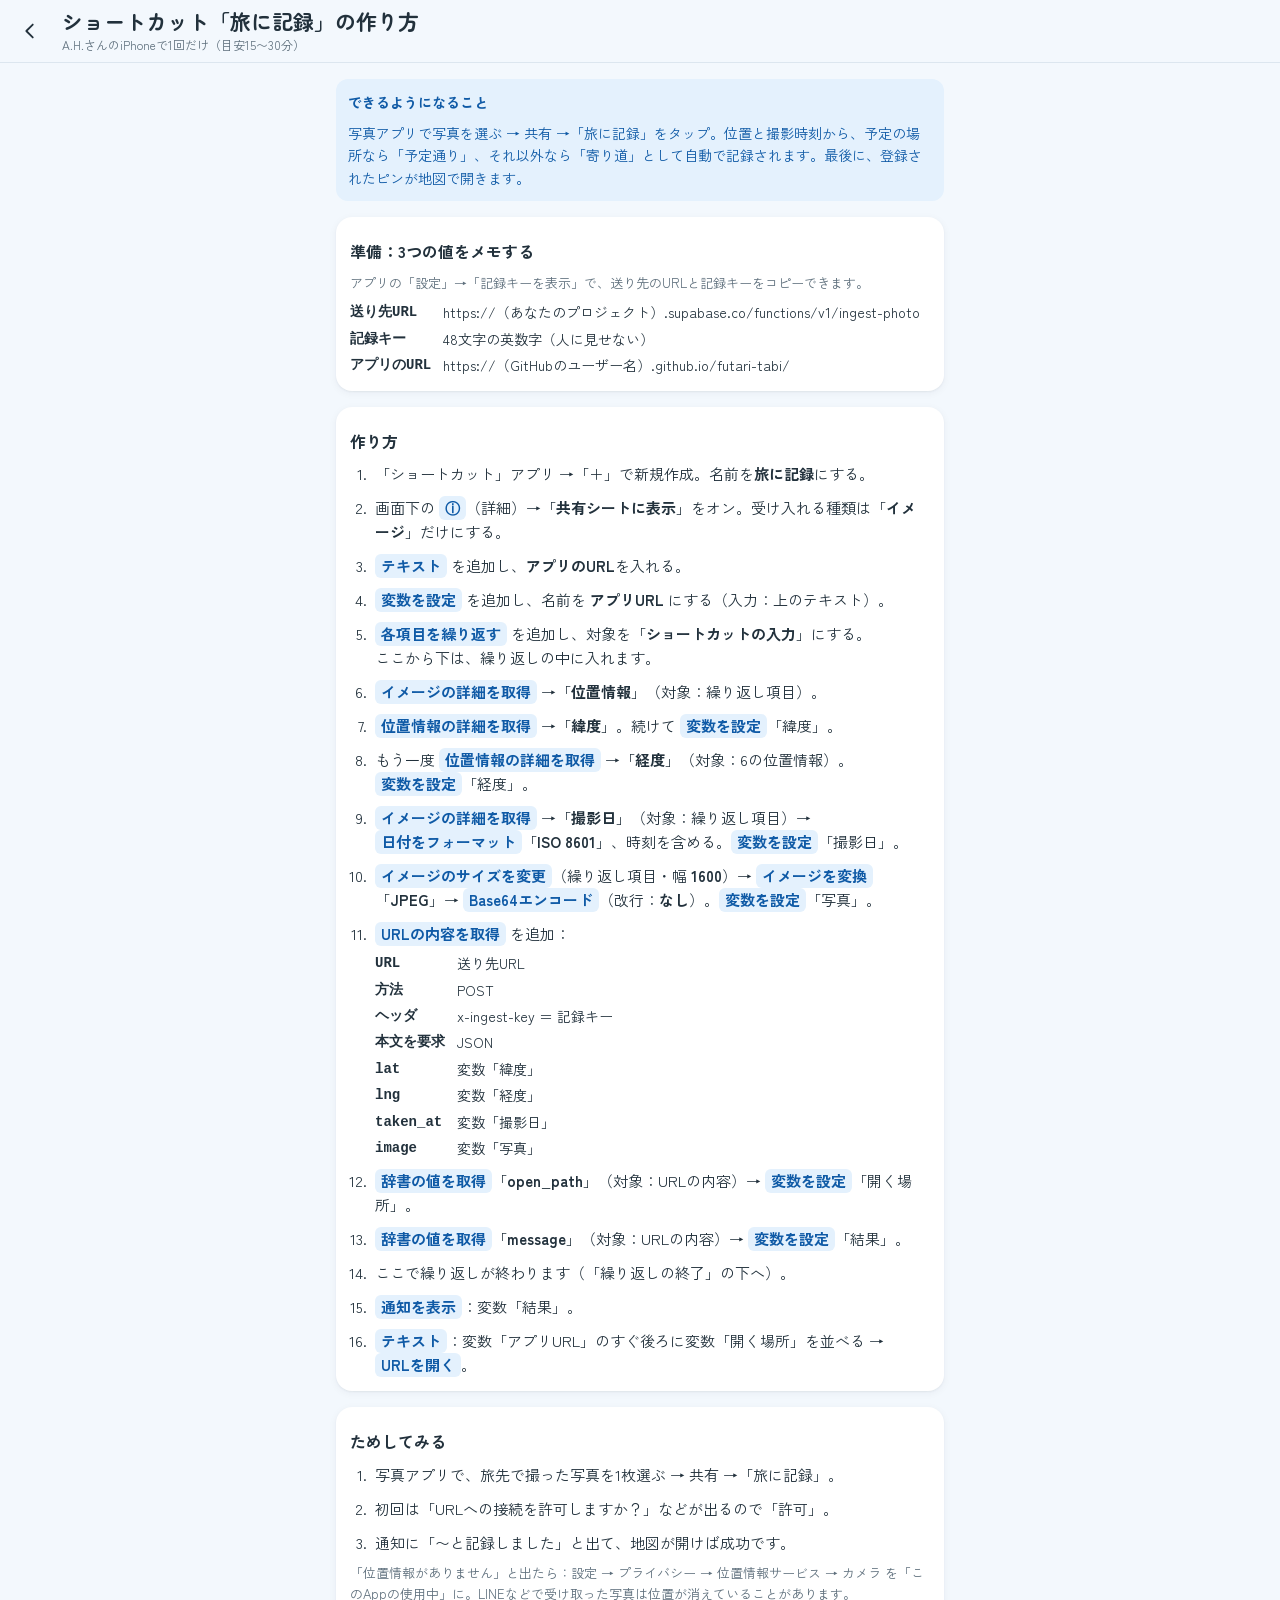
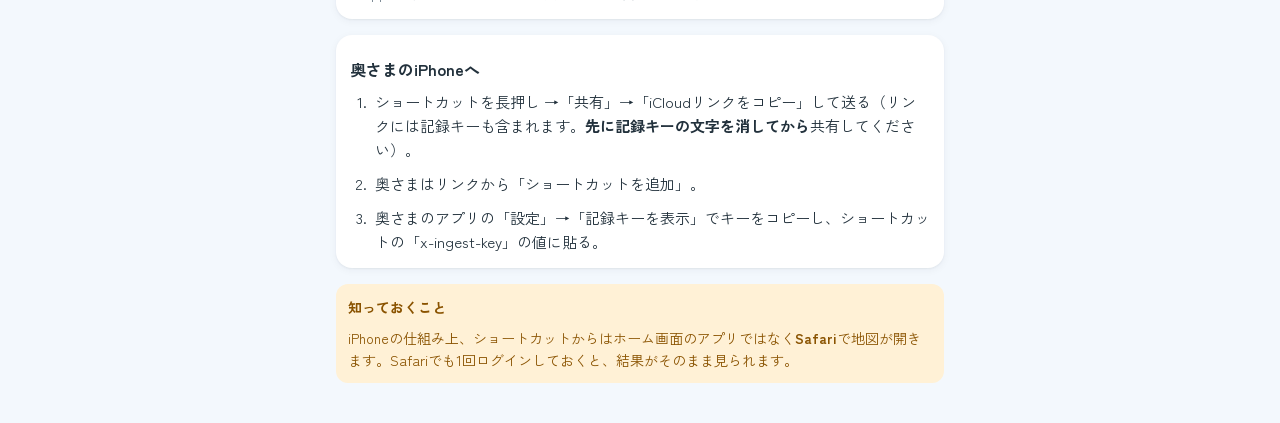
<file: docs/shortcut.html>
<!doctype html>
<html lang="ja">
<head>
<meta charset="utf-8">
<meta name="viewport" content="width=device-width, initial-scale=1, viewport-fit=cover">
<title>ショートカットの作り方</title>
<link rel="stylesheet" href="https://fonts.googleapis.com/css2?family=Zen+Maru+Gothic:wght@700&family=Zen+Kaku+Gothic+New:wght@400;700&display=swap">
<link rel="stylesheet" href="../css/app.css">
<style>
  ol.steps { margin: 0; padding-left: 1.4em; display: flex; flex-direction: column; gap: 10px; }
  ol.steps li { padding-left: 4px; }
  .act { display: inline-block; font-weight: 700; background: var(--teal-soft); color: var(--teal-soft-ink); border-radius: 6px; padding: 0 6px; }
  .kv { display: grid; grid-template-columns: auto minmax(0, 1fr); gap: 4px 12px; font-size: 14px; }
  .kv span:nth-child(odd) { font-family: ui-monospace, Menlo, monospace; font-weight: 700; }
  h2 { margin-top: 8px; }
</style>
</head>
<body>
<header class="bar"><a class="icon-btn" href="../#/settings" aria-label="戻る"><svg width="22" height="22" viewBox="0 0 24 24" fill="none" stroke="currentColor" stroke-width="2" stroke-linecap="round" stroke-linejoin="round" aria-hidden="true"><path d="M15 5l-7 7 7 7"/></svg></a>
  <div class="bar-title"><h1>ショートカット「旅に記録」の作り方</h1><span class="sub">A.H.さんのiPhoneで1回だけ（目安15〜30分）</span></div></header>
<main class="page stack-lg">
  <section class="notice stack">
    <b>できるようになること</b>
    <span>写真アプリで写真を選ぶ → 共有 →「旅に記録」をタップ。位置と撮影時刻から、予定の場所なら「予定通り」、それ以外なら「寄り道」として自動で記録されます。最後に、登録されたピンが地図で開きます。</span>
  </section>

  <section class="card stack">
    <h2>準備：3つの値をメモする</h2>
    <p class="hint">アプリの「設定」→「記録キーを表示」で、送り先のURLと記録キーをコピーできます。</p>
    <div class="kv">
      <span>送り先URL</span><span>https://（あなたのプロジェクト）.supabase.co/functions/v1/ingest-photo</span>
      <span>記録キー</span><span>48文字の英数字（人に見せない）</span>
      <span>アプリのURL</span><span>https://（GitHubのユーザー名）.github.io/futari-tabi/</span>
    </div>
  </section>

  <section class="card stack">
    <h2>作り方</h2>
    <ol class="steps">
      <li>「ショートカット」アプリ →「＋」で新規作成。名前を<b>旅に記録</b>にする。</li>
      <li>画面下の <span class="act">ⓘ</span>（詳細）→「<b>共有シートに表示</b>」をオン。受け入れる種類は「<b>イメージ</b>」だけにする。</li>
      <li><span class="act">テキスト</span> を追加し、<b>アプリのURL</b>を入れる。</li>
      <li><span class="act">変数を設定</span> を追加し、名前を <b>アプリURL</b> にする（入力：上のテキスト）。</li>
      <li><span class="act">各項目を繰り返す</span> を追加し、対象を「<b>ショートカットの入力</b>」にする。<br>ここから下は、繰り返しの中に入れます。</li>
      <li><span class="act">イメージの詳細を取得</span> →「<b>位置情報</b>」（対象：繰り返し項目）。</li>
      <li><span class="act">位置情報の詳細を取得</span> →「<b>緯度</b>」。続けて <span class="act">変数を設定</span>「緯度」。</li>
      <li>もう一度 <span class="act">位置情報の詳細を取得</span> →「<b>経度</b>」（対象：6の位置情報）。<span class="act">変数を設定</span>「経度」。</li>
      <li><span class="act">イメージの詳細を取得</span> →「<b>撮影日</b>」（対象：繰り返し項目）→ <span class="act">日付をフォーマット</span>「<b>ISO 8601</b>」、時刻を含める。<span class="act">変数を設定</span>「撮影日」。</li>
      <li><span class="act">イメージのサイズを変更</span>（繰り返し項目・幅 <b>1600</b>）→ <span class="act">イメージを変換</span>「<b>JPEG</b>」→ <span class="act">Base64エンコード</span>（改行：<b>なし</b>）。<span class="act">変数を設定</span>「写真」。</li>
      <li><span class="act">URLの内容を取得</span> を追加：
        <div class="kv" style="margin-top:6px">
          <span>URL</span><span>送り先URL</span>
          <span>方法</span><span>POST</span>
          <span>ヘッダ</span><span>x-ingest-key ＝ 記録キー</span>
          <span>本文を要求</span><span>JSON</span>
          <span>lat</span><span>変数「緯度」</span>
          <span>lng</span><span>変数「経度」</span>
          <span>taken_at</span><span>変数「撮影日」</span>
          <span>image</span><span>変数「写真」</span>
        </div></li>
      <li><span class="act">辞書の値を取得</span>「<b>open_path</b>」（対象：URLの内容）→ <span class="act">変数を設定</span>「開く場所」。</li>
      <li><span class="act">辞書の値を取得</span>「<b>message</b>」（対象：URLの内容）→ <span class="act">変数を設定</span>「結果」。</li>
      <li>ここで繰り返しが終わります（「繰り返しの終了」の下へ）。</li>
      <li><span class="act">通知を表示</span>：変数「結果」。</li>
      <li><span class="act">テキスト</span>：変数「アプリURL」のすぐ後ろに変数「開く場所」を並べる → <span class="act">URLを開く</span>。</li>
    </ol>
  </section>

  <section class="card stack">
    <h2>ためしてみる</h2>
    <ol class="steps">
      <li>写真アプリで、旅先で撮った写真を1枚選ぶ → 共有 →「旅に記録」。</li>
      <li>初回は「URLへの接続を許可しますか？」などが出るので「許可」。</li>
      <li>通知に「〜と記録しました」と出て、地図が開けば成功です。</li>
    </ol>
    <p class="hint">「位置情報がありません」と出たら：設定 → プライバシー → 位置情報サービス → カメラ を「このAppの使用中」に。LINEなどで受け取った写真は位置が消えていることがあります。</p>
  </section>

  <section class="card stack">
    <h2>奥さまのiPhoneへ</h2>
    <ol class="steps">
      <li>ショートカットを長押し →「共有」→「iCloudリンクをコピー」して送る（リンクには記録キーも含まれます。<b>先に記録キーの文字を消してから</b>共有してください）。</li>
      <li>奥さまはリンクから「ショートカットを追加」。</li>
      <li>奥さまのアプリの「設定」→「記録キーを表示」でキーをコピーし、ショートカットの「x-ingest-key」の値に貼る。</li>
    </ol>
  </section>

  <section class="notice warn stack">
    <b>知っておくこと</b>
    <span>iPhoneの仕組み上、ショートカットからはホーム画面のアプリではなく<b>Safari</b>で地図が開きます。Safariでも1回ログインしておくと、結果がそのまま見られます。</span>
  </section>
</main>
</body>
</html>
</file>
<file: css/app.css>
/* ふたりの旅：見た目
   地図＝国土地理院・OSMの正確な地図を、紙の旅ノートのような色に染める（地図案A） */
:root {
  /* 配色：晴れの海（明るい空色＋白、アクセントに夕日のオレンジ） */
  --paper: #F3F8FD; --card: #FFFFFF; --ink: #22313C; --muted: #5F707D; --line: #DCE6EF;
  --teal: #1C7ED6; --teal-ink: #FFFFFF; --teal-soft: #E4F1FD; --teal-soft-ink: #0F5AA6;
  --sun: #FFB938; --sun-soft: #FFF4DC; --coral: #FF7A59;
  --visit: #2F80ED; --detour: #FF8A3D; --missed: #98A2AC; --want: #13A386;
  --route-visit: #2F80ED; --route-missed: #98A2AC; --route-want: #13A386;
  --warn-bg: #FFF1D6; --warn-ink: #8A5300; --danger: #D63B2A; --danger-soft: #FDE7E3;
  --tile-filter: saturate(1.1) brightness(1.03);
  --display: 'Zen Maru Gothic', 'Hiragino Maru Gothic ProN', 'Hiragino Sans', sans-serif;
  --body: 'Zen Kaku Gothic New', 'Hiragino Sans', 'Noto Sans JP', sans-serif;
  --radius: 16px;
  --shadow: 0 1px 2px rgba(34,49,60,.06), 0 2px 8px rgba(34,49,60,.05);
}
/* 旅のアプリなので、iPhoneがダークモードでも明るい色のまま表示する */
:root { color-scheme: light; }
* { box-sizing: border-box; }
[hidden] { display: none !important; }
html, body { margin: 0; background: var(--paper); color: var(--ink); }
body { font-family: var(--body); font-size: 15px; line-height: 1.6; -webkit-text-size-adjust: 100%; padding-bottom: env(safe-area-inset-bottom, 0px); }
h1, h2 { margin: 0; text-wrap: balance; }
h1 { font-family: var(--display); font-size: 21px; line-height: 1.3; }
h2 { font-size: 16px; }
a { color: var(--teal); }
.booting { padding: 40px 20px; color: var(--muted); }
.sr-only { position: absolute; width: 1px; height: 1px; overflow: hidden; clip: rect(0 0 0 0); white-space: nowrap; }

.bar { position: sticky; top: 0; z-index: 900; display: flex; align-items: center; gap: 4px; background: var(--paper);
  padding: calc(8px + env(safe-area-inset-top, 0px)) max(8px, env(safe-area-inset-right, 0px)) 8px max(8px, env(safe-area-inset-left, 0px)); border-bottom: 1px solid var(--line); }
.bar-title { flex: 1; min-width: 0; display: flex; flex-direction: column; padding-inline: 6px; }
.bar-title h1 { overflow: hidden; text-overflow: ellipsis; white-space: nowrap; }
.sub { font-size: 12px; color: var(--muted); }
.icon-btn { width: 44px; height: 44px; display: inline-flex; align-items: center; justify-content: center; border: 0; background: transparent; color: var(--ink); border-radius: 12px; cursor: pointer; flex-shrink: 0; }

.page { padding: 16px max(16px, env(safe-area-inset-right, 0px)) 40px max(16px, env(safe-area-inset-left, 0px)); max-width: 640px; margin: 0 auto; }
.page.narrow { max-width: 520px; }
.stack { display: flex; flex-direction: column; gap: 8px; }
.stack-lg { display: flex; flex-direction: column; gap: 16px; }
.row-inline { display: flex; gap: 8px; align-items: center; }
.row-inline.wrap { flex-wrap: wrap; }
.row-inline > input { flex: 1; min-width: 0; }
.row-between { display: flex; justify-content: space-between; align-items: center; gap: 8px; }
.row2 { display: grid; grid-template-columns: repeat(2, minmax(0, 1fr)); gap: 8px; }
.grid2 { display: grid; grid-template-columns: repeat(2, minmax(0, 1fr)); gap: 8px; }
.center { text-align: center; }
.card { background: var(--card); border-radius: var(--radius); padding: 14px; box-shadow: var(--shadow); }
.lead { color: var(--muted); }
.hint { margin: 0; color: var(--muted); font-size: 13px; }
.label { font-size: 12px; font-weight: 700; color: var(--muted); }
fieldset { border: 0; padding: 0; margin: 0; min-width: 0; }
legend { font-size: 14px; font-weight: 700; padding: 0 0 6px; }
label { font-size: 13px; font-weight: 700; color: var(--muted); }
input, select, textarea { width: 100%; font: inherit; font-size: 16px; color: var(--ink); background: var(--paper); border: 1px solid var(--line); border-radius: 12px; padding: 10px 12px; min-height: 44px; }
textarea { resize: vertical; }
input[type=checkbox], input[type=radio] { width: 20px; height: 20px; min-height: 0; accent-color: var(--teal); margin: 0; flex-shrink: 0; }
:focus-visible { outline: 3px solid var(--teal); outline-offset: 2px; }

.btn { min-height: 44px; padding: 0 16px; border-radius: 12px; border: 1px solid var(--teal); background: transparent; color: var(--teal); font: inherit; font-size: 14px; font-weight: 700;
  display: inline-flex; align-items: center; justify-content: center; gap: 6px; text-decoration: none; cursor: pointer; text-align: center; }
.btn.primary { background: var(--teal); color: var(--teal-ink); }
.btn.block { width: 100%; }
.btn.small { min-height: 36px; padding: 0 12px; font-size: 13px; }
.btn.danger { border-color: var(--danger); color: var(--danger); }
.error { margin: 0; color: var(--danger); font-size: 14px; }
.notice { background: var(--teal-soft); color: var(--teal-soft-ink); border-radius: 12px; padding: 12px; font-size: 14px; margin: 0; }
.notice.warn { background: var(--warn-bg); color: var(--warn-ink); }
.demo-badge { display: block; text-align: center; font-size: 12px; font-weight: 700; padding: 6px 10px; border-radius: 99px; background: var(--warn-bg); color: var(--warn-ink); text-decoration: none; }

.segs { display: flex; gap: 4px; padding: 4px; background: var(--line); border-radius: 12px; }
.seg { flex: 1; min-height: 40px; display: flex; align-items: center; justify-content: center; gap: 6px; border-radius: 9px; text-decoration: none; color: var(--muted); font-size: 14px; font-weight: 500; cursor: pointer; }
.seg.on, .seg:has(input:checked) { background: var(--card); color: var(--ink); font-weight: 700; }
.seg input { position: absolute; opacity: 0; pointer-events: none; }

.list { list-style: none; margin: 0; padding: 0; display: flex; flex-direction: column; gap: 6px; }
.item { width: 100%; display: flex; align-items: center; gap: 12px; padding: 12px 14px; min-height: 52px; background: var(--card); border: 0; border-radius: 12px;
  color: var(--ink); text-decoration: none; font: inherit; text-align: left; cursor: pointer; }
.item-main { flex: 1; min-width: 0; display: flex; flex-direction: column; }
.item-main b { font-size: 15px; overflow-wrap: anywhere; }
.item-main small { font-size: 12px; color: var(--muted); }
.item-side { font-size: 12px; color: var(--muted); font-variant-numeric: tabular-nums; }
.empty { color: var(--muted); font-size: 14px; padding: 16px 4px; }
.check { display: flex; align-items: center; gap: 10px; min-height: 44px; font-size: 14px; font-weight: 500; color: var(--ink); }
.check small { margin-left: auto; color: var(--muted); font-weight: 400; }
.check.card { padding: 0 12px; }
.cands { display: flex; flex-direction: column; gap: 6px; }
.cands .item { background: var(--paper); }
.code { font-family: ui-monospace, 'SF Mono', Menlo, monospace; font-weight: 700; letter-spacing: .08em; overflow-wrap: anywhere; }
.code.big { font-size: 22px; }
code { font-size: 12px; overflow-wrap: anywhere; background: var(--paper); padding: 8px; border-radius: 8px; user-select: all; }
.pill { font-size: 12px; font-weight: 700; padding: 3px 10px; border-radius: 99px; background: var(--line); color: var(--muted); white-space: nowrap; }
.pill-ok { background: var(--teal-soft); color: var(--teal-soft-ink); }

.chips { display: flex; gap: 8px; overflow-x: auto; padding: 10px max(16px, env(safe-area-inset-right, 0px)) 10px max(16px, env(safe-area-inset-left, 0px)); scrollbar-width: none; }
.chip { flex-shrink: 0; min-height: 40px; padding: 0 14px; border-radius: 20px; border: 1px solid var(--line); background: var(--card); color: var(--muted); font: inherit; font-size: 13px; font-weight: 700;
  display: inline-flex; align-items: center; gap: 6px; cursor: pointer; }
.chip .dot { width: 9px; height: 9px; border-radius: 50%; background: currentColor; }
.chip-want { --c: var(--want); } .chip-visited { --c: var(--visit); } .chip-detour { --c: var(--detour); } .chip-missed { --c: var(--missed); } .chip-opt { --c: var(--ink); }
.chip .dot { background: var(--c); }
.chip.on { background: var(--c); border-color: var(--c); color: var(--card); }
.chip.on .dot { background: var(--card); }
.chip-opt.on { background: var(--ink); color: var(--paper); }
.chip-opt.on .dot { background: var(--paper); }

.map-wrap { position: relative; }
.map { height: 56vh; min-height: 300px; max-height: 620px; background: var(--paper); }
.map-fallback { padding: 40px 20px; color: var(--muted); text-align: center; }
.map-hint { position: absolute; left: 50%; top: 12px; transform: translateX(-50%); z-index: 800; background: var(--ink); color: var(--paper); padding: 8px 14px; border-radius: 99px; font-size: 13px; font-weight: 700; white-space: nowrap; }
.leaflet-container { font-family: var(--body); background: var(--paper); }
.tiles-original { filter: var(--tile-filter); }
.leaflet-control-attribution { font-size: 10px; }
.route-visit { stroke: var(--route-visit); }
.route-missed { stroke: var(--route-missed); }
.route-want { stroke: var(--route-want); }

.pin-wrap { background: none; border: 0; }
.pin { width: 30px; height: 30px; box-sizing: border-box; border-radius: 50%; border: 3px solid #fff; box-shadow: 0 1px 3px rgba(0,0,0,.3);
  display: flex; align-items: center; justify-content: center; color: #fff; font-size: 12px; font-weight: 700; font-family: var(--body); }
.pin-visited { background: var(--visit); }
.pin-detour { background: var(--detour); }
.pin-missed { background: var(--missed); width: 24px; height: 24px; margin: 3px; }
.pin-want { background: #fff; border-color: var(--want); border-width: 4px; }
.pin.is-selected { outline: 3px solid var(--ink); outline-offset: 2px; }
.pin.is-adjusting { outline: 3px dashed var(--detour); outline-offset: 4px; }
@media (prefers-reduced-motion: no-preference) { .pin.is-adjusting { animation: bob 1s ease-in-out infinite; } }
@keyframes bob { 50% { transform: translateY(-3px); } }

.badge { width: 24px; height: 24px; border-radius: 50%; flex-shrink: 0; display: inline-flex; align-items: center; justify-content: center; color: #fff; font-size: 11px; font-weight: 700; }
.badge-visited { background: var(--visit); } .badge-detour { background: var(--detour); } .badge-missed { background: var(--missed); }
.badge-want { background: var(--card); border: 3px solid var(--want); }

.statuses { display: grid; grid-template-columns: repeat(2, minmax(0, 1fr)); gap: 6px; }
.radio { display: flex; align-items: center; gap: 8px; min-height: 44px; padding: 0 12px; border: 1px solid var(--line); border-radius: 12px; color: var(--ink); font-weight: 500; font-size: 14px; }
.radio:has(input:checked) { border-color: var(--teal); background: var(--teal-soft); color: var(--teal-soft-ink); font-weight: 700; }
.facts { display: grid; grid-template-columns: auto minmax(0, 1fr); gap: 4px 12px; margin: 0; font-size: 14px; }
.facts dt { color: var(--muted); }
.facts dd { margin: 0; overflow-wrap: anywhere; font-variant-numeric: tabular-nums; }
.photos { display: flex; gap: 6px; overflow-x: auto; }
.photos img { width: 96px; height: 96px; object-fit: cover; border-radius: 10px; display: block; }

.menu { position: absolute; right: max(8px, env(safe-area-inset-right, 0px)); top: calc(60px + env(safe-area-inset-top, 0px)); z-index: 1000; background: var(--card); border-radius: 14px; box-shadow: 0 8px 24px rgba(0,0,0,.18); padding: 6px; display: flex; flex-direction: column; min-width: 260px; max-width: calc(100vw - 32px); }
.menu[hidden] { display: none; }
.menu-item { min-height: 44px; text-align: left; padding: 0 12px; border: 0; background: transparent; color: var(--ink); font: inherit; font-size: 14px; border-radius: 10px; cursor: pointer; }
.menu-item.danger { color: var(--danger); }
.edit-trip { margin: 12px 16px 0; }

.brand { display: flex; align-items: center; gap: 10px; margin-top: 24px; }
.brand-mark { width: 36px; height: 36px; border-radius: 10px; background: var(--teal); position: relative; }
.brand-mark::after { content: ''; position: absolute; inset: 10px; border-radius: 50%; border: 3px solid var(--paper); }
.brand h1 { font-size: 26px; }

.toast { position: fixed; left: 50%; bottom: calc(20px + env(safe-area-inset-bottom, 0px)); transform: translate(-50%, 20px); opacity: 0; z-index: 2000; background: var(--ink); color: var(--paper);
  padding: 10px 16px; border-radius: 12px; font-size: 14px; max-width: calc(100vw - 32px); transition: all .25s; }
.toast.show { opacity: 1; transform: translate(-50%, 0); }
.toast-error { background: var(--danger); color: #fff; }

/* ---------- 旅の画面：予定タブ ---------- */
.trip-tabs { margin: 10px max(16px, env(safe-area-inset-right, 0px)) 0 max(16px, env(safe-area-inset-left, 0px)); }
.segs.small .seg { min-height: 36px; font-size: 13px; padding: 0 10px; }
.day { gap: 6px; }
.day-head { display: flex; flex-wrap: wrap; align-items: baseline; gap: 4px 10px; }
.day-head h2 { display: flex; align-items: center; gap: 8px; }
.day-dot { width: 12px; height: 12px; border-radius: 50%; display: inline-block; }
.day-sum { font-size: 12px; color: var(--muted); font-variant-numeric: tabular-nums; }
.day-list { display: flex; flex-direction: column; gap: 6px; list-style: none; margin: 0; padding: 0; }
.day-list .empty { padding: 6px 8px; color: var(--muted); font-size: 13px; }
.terminal { background: var(--card); border-radius: 14px; box-shadow: var(--shadow); border-left: 5px solid var(--teal); overflow: hidden; }
.terminal.term-hotel { border-left-color: var(--coral); }
.terminal.term-station { border-left-color: var(--teal); }
.terminal.term-free { border-left-color: var(--sun); }
.terminal.tbd { border-left-color: var(--line); background: color-mix(in srgb, var(--card) 70%, var(--paper)); }
.terminal.warn { border-left-color: var(--danger); }
.term-head { width: 100%; display: grid; grid-template-columns: 30px minmax(0, 1fr) auto 16px; gap: 8px; align-items: center; padding: 10px 12px; background: none; border: 0; color: var(--ink); font: inherit; text-align: left; cursor: pointer; min-height: 52px; }
.term-icon { font-size: 20px; line-height: 1; text-align: center; }
.term-main { min-width: 0; display: flex; flex-direction: column; }
.term-kind { font-size: 11px; font-weight: 700; color: var(--muted); letter-spacing: .04em; }
.terminal .tname { font-weight: 700; font-size: 15px; overflow-wrap: anywhere; }
.term-main small { font-size: 12px; color: var(--muted); }
.terminal .ttime { font-weight: 700; font-size: 15px; font-variant-numeric: tabular-nums; color: var(--teal-soft-ink); }
.chev { color: var(--muted); font-size: 12px; }
.term-body { display: flex; flex-direction: column; gap: 8px; padding: 0 12px 12px 50px; }
.terminal .tctrl { display: flex; flex-wrap: wrap; gap: 6px 8px; align-items: center; font-size: 13px; }
.terminal .tctrl select, .terminal .tctrl input[type="time"] { width: auto; min-height: 38px; padding: 2px 8px; font-size: 15px; }
.terminal .nstat { width: 100%; }
.pwarn { color: var(--danger); font-weight: 700; font-size: 12px; }
.hotel-pick { grid-column: 1 / -1; display: flex; flex-direction: column; gap: 6px; padding: 10px; border-radius: 12px; background: var(--paper); border: 1px solid var(--line); }
.results { display: flex; flex-direction: column; gap: 6px; }
.results .item { background: var(--card); }
.prow { background: var(--card); border-radius: 14px; box-shadow: var(--shadow); padding: 4px 6px 4px 2px; display: grid; grid-template-columns: 30px 26px minmax(0, 1fr) auto; gap: 2px 8px; align-items: center; position: relative; user-select: none; -webkit-user-select: none; -webkit-touch-callout: none; }
.prow .pmain { background: none; border: 0; padding: 6px 0; font: inherit; color: var(--ink); text-align: left; cursor: pointer; }
.pline { display: flex; align-items: baseline; gap: 8px; min-width: 0; }
.ptime { font-weight: 700; font-size: 13px; color: var(--teal-soft-ink); font-variant-numeric: tabular-nums; flex-shrink: 0; }
.prow.open { outline: 2px solid var(--teal-soft); }
.pctrl-today .ok { background: var(--want); border-color: var(--want); color: #fff; }
.prow.is-dragging { z-index: 5; box-shadow: 0 8px 24px rgba(0,0,0,.25); opacity: .95; }
.handle { width: 30px; height: 44px; display: flex; align-items: center; justify-content: center; color: var(--muted); touch-action: none; cursor: grab; border: 0; background: transparent; }
.num { width: 26px; height: 26px; border-radius: 50%; color: #fff; font-size: 12px; font-weight: 700; display: flex; align-items: center; justify-content: center; }
.num-skip { background: var(--card); color: var(--muted); border: 2px dashed var(--muted); }
.pmain { min-width: 0; display: flex; flex-direction: column; }
.pmain b { font-size: 15px; overflow-wrap: anywhere; }
.pmeta { font-size: 12px; color: var(--muted); font-variant-numeric: tabular-nums; }
.tags { display: flex; flex-wrap: wrap; gap: 4px; margin-top: 2px; }
.tag { font-size: 11px; font-weight: 700; border-radius: 99px; padding: 1px 8px; background: var(--line); color: var(--ink); }
.tag-time { background: var(--sun-soft); color: var(--warn-ink); }
.tag-maybe { background: var(--teal-soft); color: var(--teal-soft-ink); }
.updown { display: flex; flex-direction: column; gap: 2px; }
.updown button { width: 36px; height: 28px; border: 0; background: var(--paper); color: var(--ink); border-radius: 8px; font-size: 14px; cursor: pointer; }
.updown button:disabled { opacity: .35; }
.pctrl { grid-column: 3 / 5; display: flex; flex-wrap: wrap; gap: 6px; align-items: center; }
.pctrl select { width: auto; min-height: 34px; padding: 2px 8px; font-size: 13px; }
.mini { min-height: 34px; padding: 0 10px; border-radius: 10px; border: 1px solid var(--line); background: var(--paper); color: var(--ink); font: inherit; font-size: 12px; font-weight: 700; cursor: pointer; }
.mini.on { background: var(--ink); color: var(--paper); border-color: var(--ink); }
.cand-chips { display: flex; flex-wrap: wrap; gap: 6px; }
.check-chip { display: inline-flex; align-items: center; gap: 4px; min-height: 36px; padding: 0 10px; border: 1px solid var(--line); border-radius: 10px; background: var(--paper); color: var(--ink); font-weight: 500; }
.check-chip:has(input:checked) { background: var(--ink); color: var(--paper); border-color: var(--ink); }
.check-chip input { position: absolute; opacity: 0; pointer-events: none; }
.plan-box summary { cursor: pointer; font-weight: 700; font-size: 14px; min-height: 40px; display: flex; align-items: center; }
.tm-box .row-inline select { width: auto; min-height: 36px; padding: 2px 8px; }
.pv-next { font-size: 16px; }

/* 予定の地図 */
.pin-day { color: #fff; font: 700 12px var(--body); display: flex; align-items: center; justify-content: center; }
.pin-skip { background: #fff; border: 3px dashed #8a8f93; color: #55605F; display: flex; align-items: center; justify-content: center; font-weight: 700; opacity: .8; }
.pin-anchor { min-width: 22px; height: 22px; padding: 0 5px; box-sizing: border-box; border-radius: 5px; background: #1F2A2E; color: #fff; font: 700 11px var(--body); display: flex; align-items: center; justify-content: center; white-space: nowrap; }
.pin-here { display: block; width: 18px; height: 18px; border-radius: 50%; background: #1A73E8; border: 3px solid #fff; box-shadow: 0 0 0 6px rgba(26,115,232,.25); }
.pin-station { padding: 1px 5px; border-radius: 4px; background: #fff; border: 2px solid #1F2A2E; color: #1F2A2E; font: 700 10px var(--body); white-space: nowrap; transform: translate(-50%, -50%); display: inline-block; }

/* お試しモードの試し方ガイド */
.guide { border: 2px dashed var(--sun); }
.guide select { min-height: 44px; }
.gd-steps { display: grid; grid-template-columns: auto minmax(0, 1fr); gap: 6px 10px; margin: 0; font-size: 14px; }
.gd-steps dt { font-weight: 700; color: var(--teal); white-space: nowrap; }
.gd-steps dd { margin: 0; }
.gd-do { margin: 0; font-weight: 700; }
.answers { display: flex; flex-wrap: wrap; gap: 6px; }
.answers .mini { min-height: 40px; padding: 0 14px; font-size: 13px; }
.fb-out { white-space: pre-wrap; font-size: 12px; background: var(--paper); padding: 10px; border-radius: 10px; margin: 0; overflow-wrap: anywhere; }
.day-list .gap { display: flex; align-items: center; justify-content: space-between; gap: 8px; padding: 8px 12px; border: 2px dashed var(--sun); background: var(--sun-soft); border-radius: 14px; color: var(--warn-ink); font-size: 13px; font-weight: 700; }
.day-list .gap small { display: block; font-weight: 500; font-variant-numeric: tabular-nums; }

/* 予定タブの道具（旅行中モード・日を組み直す・移動手段） */
.pv-tools { display: flex; flex-wrap: wrap; gap: 6px; }
.tool { flex-shrink: 0; min-height: 40px; padding: 0 12px; border-radius: 99px; border: 1px solid var(--line); background: var(--card); color: var(--ink); font: inherit; font-size: 13px; font-weight: 700; display: inline-flex; align-items: center; gap: 4px; cursor: pointer; box-shadow: var(--shadow); }
.tool.on { background: var(--teal); border-color: var(--teal); color: var(--teal-ink); }
.tool-select { padding: 0 4px 0 8px; }
.tool-select select { border: 0; background: transparent; min-height: 36px; padding: 0 4px; font-size: 13px; font-weight: 700; width: auto; }
.day-head h2 { font-family: var(--display); font-size: 18px; }
.day-dot { width: 14px; height: 14px; }
.tm-box { background: var(--teal-soft); }
.map.map-plan { height: 38vh; min-height: 240px; }
.pick-help { display: flex; flex-direction: column; gap: 6px; padding-top: 6px; border-top: 1px dashed var(--line); }
.pick-steps { margin: 0; padding-left: 1.4em; display: flex; flex-direction: column; gap: 6px; font-size: 13px; }
.pick-help .mini { text-align: left; min-height: 38px; }

/* 候補の確認（地図の上に出す） */
.map-confirm { position: absolute; left: 12px; right: 12px; bottom: 12px; z-index: 850; background: var(--card); border-radius: 14px; padding: 12px; box-shadow: 0 6px 24px rgba(0,0,0,.18); }
.map-confirm small { color: var(--muted); font-size: 12px; }
.pin-preview { display: inline-block; transform: translate(-50%, -100%); background: var(--coral); color: #fff; font: 700 12px var(--body); padding: 4px 8px; border-radius: 10px; white-space: nowrap; box-shadow: 0 2px 6px rgba(0,0,0,.25); position: relative; }
.pin-preview::after { content: ''; position: absolute; left: 50%; bottom: -6px; transform: translateX(-50%); border: 6px solid transparent; border-bottom: 0; border-top-color: var(--coral); }
.mini.danger { color: var(--danger); border-color: var(--danger-soft); }
</file>
